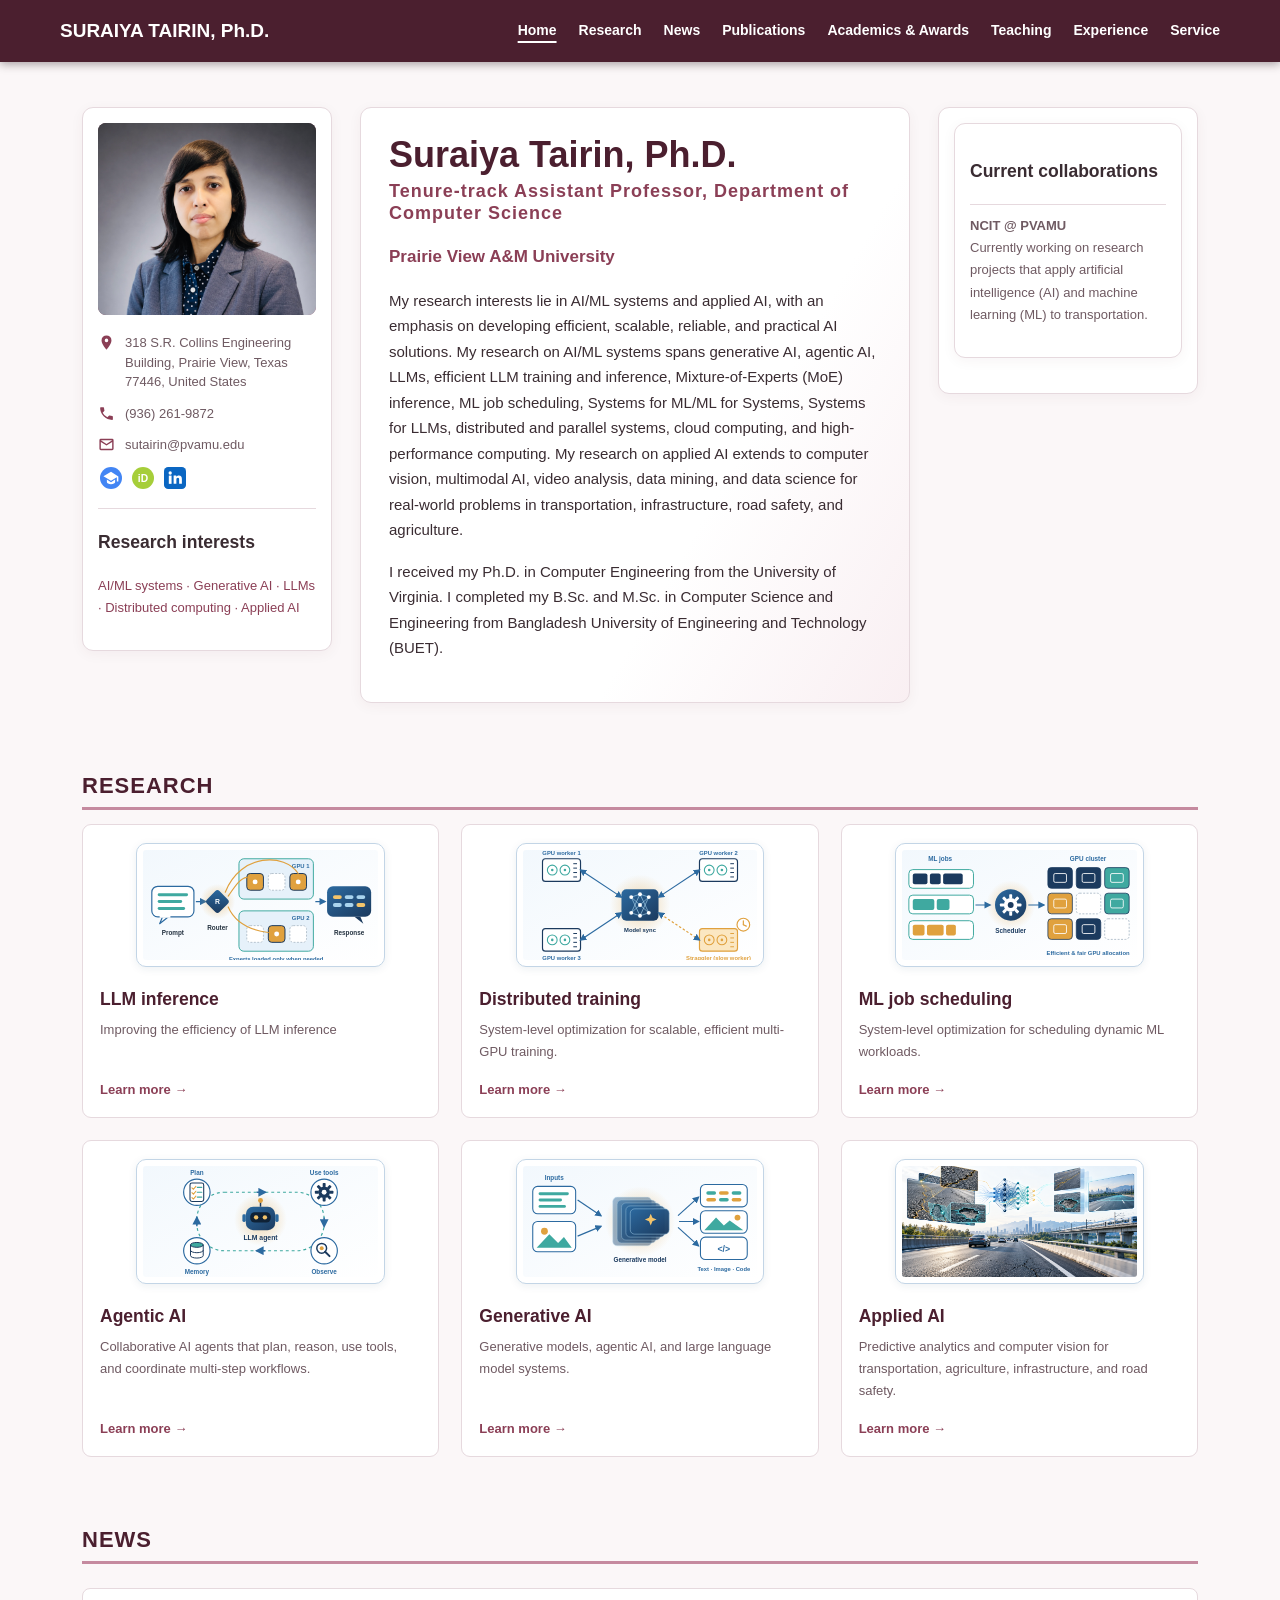
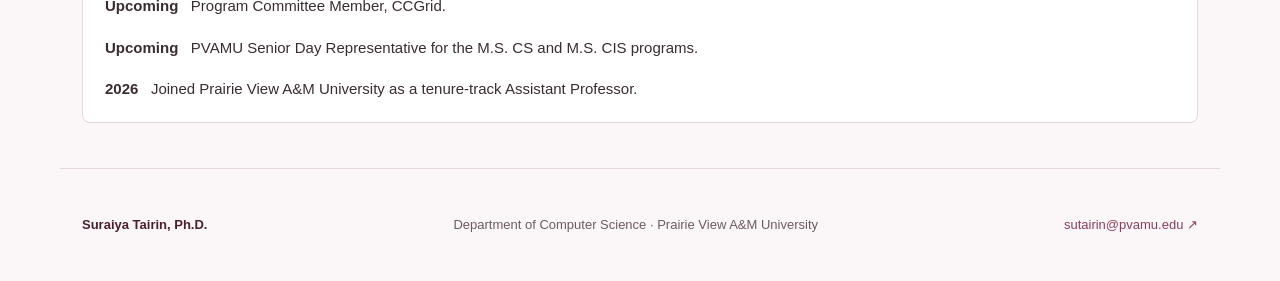
<file: index.html>
<!doctype html>
<html lang="en">
<head>
<meta charset="utf-8">
<meta name="viewport" content="width=device-width,initial-scale=1">
<title>Suraiya Tairin, Ph.D.</title>
<link rel="stylesheet" href="style.css">
</head>
<body>
<header>
  <a class="brand" href="index.html">SURAIYA TAIRIN, Ph.D.</a>
  <nav>
    <a href="index.html" class="active" aria-current="page">Home</a><a href="index.html#research">Research</a><a href="index.html#news">News</a><a href="publications.html">Publications</a><a href="academics.html">Academics &amp; Awards</a><a href="teaching.html">Teaching</a><a href="experience.html">Experience</a><a href="service.html">Service</a>
  </nav>
</header>

<main>

<section id="about" class="about">
  <aside>
    <img class="portrait" src="img/suraiya-tairin.jpg" alt="Portrait of Suraiya Tairin">
    <ul class="contact">
      <li><svg viewBox="0 0 24 24" aria-hidden="true"><path d="M12 2a7 7 0 0 0-7 7c0 5.2 7 13 7 13s7-7.8 7-13a7 7 0 0 0-7-7zm0 9.5A2.5 2.5 0 1 1 12 6.5a2.5 2.5 0 0 1 0 5z"/></svg><span>318 S.R. Collins Engineering Building, Prairie View, Texas 77446, United States</span></li>
      <li><svg viewBox="0 0 24 24" aria-hidden="true"><path d="M6.6 10.8a15.1 15.1 0 0 0 6.6 6.6l2.2-2.2a1 1 0 0 1 1-.25 11.4 11.4 0 0 0 3.6.57 1 1 0 0 1 1 1V20a1 1 0 0 1-1 1A17 17 0 0 1 3 4a1 1 0 0 1 1-1h3.5a1 1 0 0 1 1 1c0 1.25.2 2.45.57 3.57a1 1 0 0 1-.25 1z"/></svg><a href="tel:+19362619872">(936) 261-9872</a></li>
      <li><svg viewBox="0 0 24 24" aria-hidden="true"><path d="M4 4h16a2 2 0 0 1 2 2v12a2 2 0 0 1-2 2H4a2 2 0 0 1-2-2V6a2 2 0 0 1 2-2zm8 7.2L20 6H4l8 5.2zM4 8.3V18h16V8.3l-8 5.2-8-5.2z"/></svg><a href="mailto:sutairin@pvamu.edu">sutairin@pvamu.edu</a></li>
    </ul>
    <div class="profile-links">
      <a href="https://scholar.google.com/citations?user=DDfgxkUAAAAJ&amp;hl=en" title="Google Scholar" aria-label="Google Scholar"><svg width="22" height="22" viewBox="0 0 32 32" aria-hidden="true"><circle cx="16" cy="16" r="16" fill="#4285F4"/><path d="M16 7 5 13.5l11 6.5 8.5-5v6h2.2v-7.3z" fill="#fff"/><path d="M10 18.3v3.4c0 1.8 2.7 3.3 6 3.3s6-1.5 6-3.3v-3.4L16 22z" fill="#fff"/></svg></a>
      <a href="https://orcid.org/0009-0004-1946-5235" title="ORCID" aria-label="ORCID"><svg width="22" height="22" viewBox="0 0 32 32" aria-hidden="true"><circle cx="16" cy="16" r="16" fill="#A6CE39"/><text x="16" y="21.5" text-anchor="middle" font-family="Arial, Helvetica, sans-serif" font-size="15" font-weight="700" fill="#fff">iD</text></svg></a>
      <a href="https://www.linkedin.com/in/suraiya-tairin-5416482b3" title="LinkedIn" aria-label="LinkedIn"><svg width="22" height="22" viewBox="0 0 32 32" aria-hidden="true"><rect width="32" height="32" rx="6" fill="#0A66C2"/><rect x="7" y="12.5" width="4" height="12" fill="#fff"/><circle cx="9" cy="8.7" r="2.4" fill="#fff"/><path d="M14 12.5h3.8v1.7c.6-1.1 2-2 3.9-2 3.2 0 4.3 2 4.3 5.1v7.2h-4v-6.3c0-1.5-.3-2.6-1.8-2.6s-2.2 1.1-2.2 2.6v6.3h-4z" fill="#fff"/></svg></a>
    </div>
    <hr>
    <h3>Research interests</h3>
    <p class="tags">AI/ML systems · Generative AI · LLMs · Distributed computing · Applied AI</p>
  </aside>
  <article class="bio">
    <h1>Suraiya Tairin, Ph.D.</h1>
    <h2>Tenure-track Assistant Professor, Department of Computer Science</h2>
    <p class="blue">Prairie View A&amp;M University</p>
    <p>My research interests lie in AI/ML systems and applied AI, with an emphasis on developing efficient, scalable, reliable, and practical AI solutions. My research on AI/ML systems spans generative AI, agentic AI, LLMs, efficient LLM training and inference, Mixture-of-Experts (MoE) inference, ML job scheduling, Systems for ML/ML for Systems, Systems for LLMs, distributed and parallel systems, cloud computing, and high-performance computing. My research on applied AI extends to computer vision, multimodal AI, video analysis, data mining, and data science for real-world problems in transportation, infrastructure, road safety, and agriculture.</p>
    <p>I received my Ph.D. in Computer Engineering from the University of Virginia. I completed my B.Sc. and M.Sc. in Computer Science and Engineering from Bangladesh University of Engineering and Technology (BUET).</p>
  </article>
  <aside>
    <div class="panel">
      <h3>Current collaborations</h3>
      <p><b>NCIT @ PVAMU</b><br>Currently working on research projects that apply artificial intelligence (AI) and machine learning (ML) to transportation.</p>
    </div>
  </aside>
</section>

<section id="research">
  <h2>RESEARCH</h2>
  <p class="hint"> </p>
  <div class="grid">

    <button class="card" type="button">
      <img src="img/llm-inference.svg" alt="Mixture-of-Experts LLM inference: a router sends a prompt to a few active experts across two GPUs">
      <h3>LLM inference</h3>
      <p>Improving the efficiency of LLM inference</p>
      <span class="more-link">Learn more →</span>
      <div class="more" hidden>
        <p>Improving the efficiency, scalability, and reliability of LLM inference by optimizing multiple system-level factors, including resource, cluster, scheduling, communication, and deployment efficiency.</p>
      </div>
    </button>

    <button class="card" type="button">
      <img src="img/distributed-training.svg" alt="Distributed training: GPU workers synchronize a model while a slow straggler worker is detected">
      <h3>Distributed training</h3>
      <p>System-level optimization for scalable, efficient multi-GPU training.</p>
      <span class="more-link">Learn more →</span>
      <div class="more" hidden>
        <p>Accelerating distributed deep learning training on multi-GPU clusters by optimizing system-level factors such as resource allocation, scheduling, communication, and synchronization — including the detection and mitigation of slow workers (stragglers).</p>
      </div>
    </button>

    <button class="card" type="button">
      <img src="img/ml-job-scheduling.svg" alt="ML job scheduling: queued jobs pass through a scheduler onto a GPU cluster">
      <h3>ML job scheduling</h3>
      <p>System-level optimization for scheduling dynamic ML workloads.</p>
      <span class="more-link">Learn more →</span>
      <div class="more" hidden>
        <p>Scheduling ML training jobs on GPU clusters by optimizing system-level factors such as resource allocation, cluster heterogeneity, workload characteristics, and scheduling policy, so that jobs run efficiently and fairly as resource availability changes.</p>
      </div>
    </button>

    <button class="card" type="button">
      <img src="img/agentic-ai.svg" alt="Agentic AI: an LLM agent loops through planning, using tools, observing and memory">
      <h3>Agentic AI</h3>
      <p>Collaborative AI agents that plan, reason, use tools, and coordinate multi-step workflows.</p>
      <span class="more-link">Learn more →</span>
      <div class="more" hidden>
        <p>LLM-based agents that plan, reason, use tools, and coordinate multi-step workflows, with a focus on making them efficient and reliable.</p>
      </div>
    </button>

    <button class="card" type="button">
      <img src="img/generative-ai.svg" alt="Generative AI: text and image inputs go into a generative model that produces text, images and code">
      <h3>Generative AI</h3>
      <p>Generative models, agentic AI, and large language model systems.</p>
      <span class="more-link">Learn more →</span>
      <div class="more" hidden>
        <p>Efficient training and serving of generative AI models, including LLMs and vision-language models, on GPUs.</p>
      </div>
    </button>

    <button class="card" type="button">
      <img src="img/transport.png" alt="Concept illustration of applied AI for transportation">
      <h3>Applied AI</h3>
      <p>Predictive analytics and computer vision for transportation, agriculture, infrastructure, and road safety.</p>
      <span class="more-link">Learn more →</span>
      <div class="more" hidden>
        <p>Computer vision, multimodal AI, and data science for real-world problems, such as pavement distress and rail fault detection in transportation.</p>
      </div>
    </button>

  </div>
</section>

<dialog id="research-dialog" aria-labelledby="dialog-title">
  <button class="close" type="button" aria-label="Close">×</button>
  <img id="dialog-img" alt="">
  <div class="dialog-body">
    <h3 id="dialog-title"></h3>
    <div id="dialog-text"></div>
  </div>
</dialog>

<section id="news">
  <h2>NEWS</h2>
  <div class="box">
    <p><b>Upcoming</b> &nbsp; Program Committee Member, CCGrid.</p>
    <p><b>Upcoming</b> &nbsp; PVAMU Senior Day Representative for the M.S. CS and M.S. CIS programs.</p>
    <p><b>2026</b> &nbsp; Joined Prairie View A&amp;M University as a tenure-track Assistant Professor.</p>
  </div>
</section>

</main>

<footer>
  <b>Suraiya Tairin, Ph.D.</b>
  <span>Department of Computer Science · Prairie View A&amp;M University</span>
  <a href="mailto:sutairin@pvamu.edu">sutairin@pvamu.edu ↗</a>
</footer>
<script>
  (function () {
    var dialog = document.getElementById('research-dialog');
    if (!dialog || typeof dialog.showModal !== 'function') return;
    var img = document.getElementById('dialog-img');
    var title = document.getElementById('dialog-title');
    var text = document.getElementById('dialog-text');
    document.querySelectorAll('#research .card').forEach(function (card) {
      card.addEventListener('click', function () {
        var pic = card.querySelector('img');
        img.src = pic.src;
        img.alt = pic.alt;
        title.textContent = card.querySelector('h3').textContent;
        text.innerHTML = card.querySelector('.more').innerHTML;
        dialog.showModal();
      });
    });
    dialog.querySelector('.close').addEventListener('click', function () { dialog.close(); });
    dialog.addEventListener('click', function (e) { if (e.target === dialog) dialog.close(); });
  })();
</script>
</body>
</html>
</file>
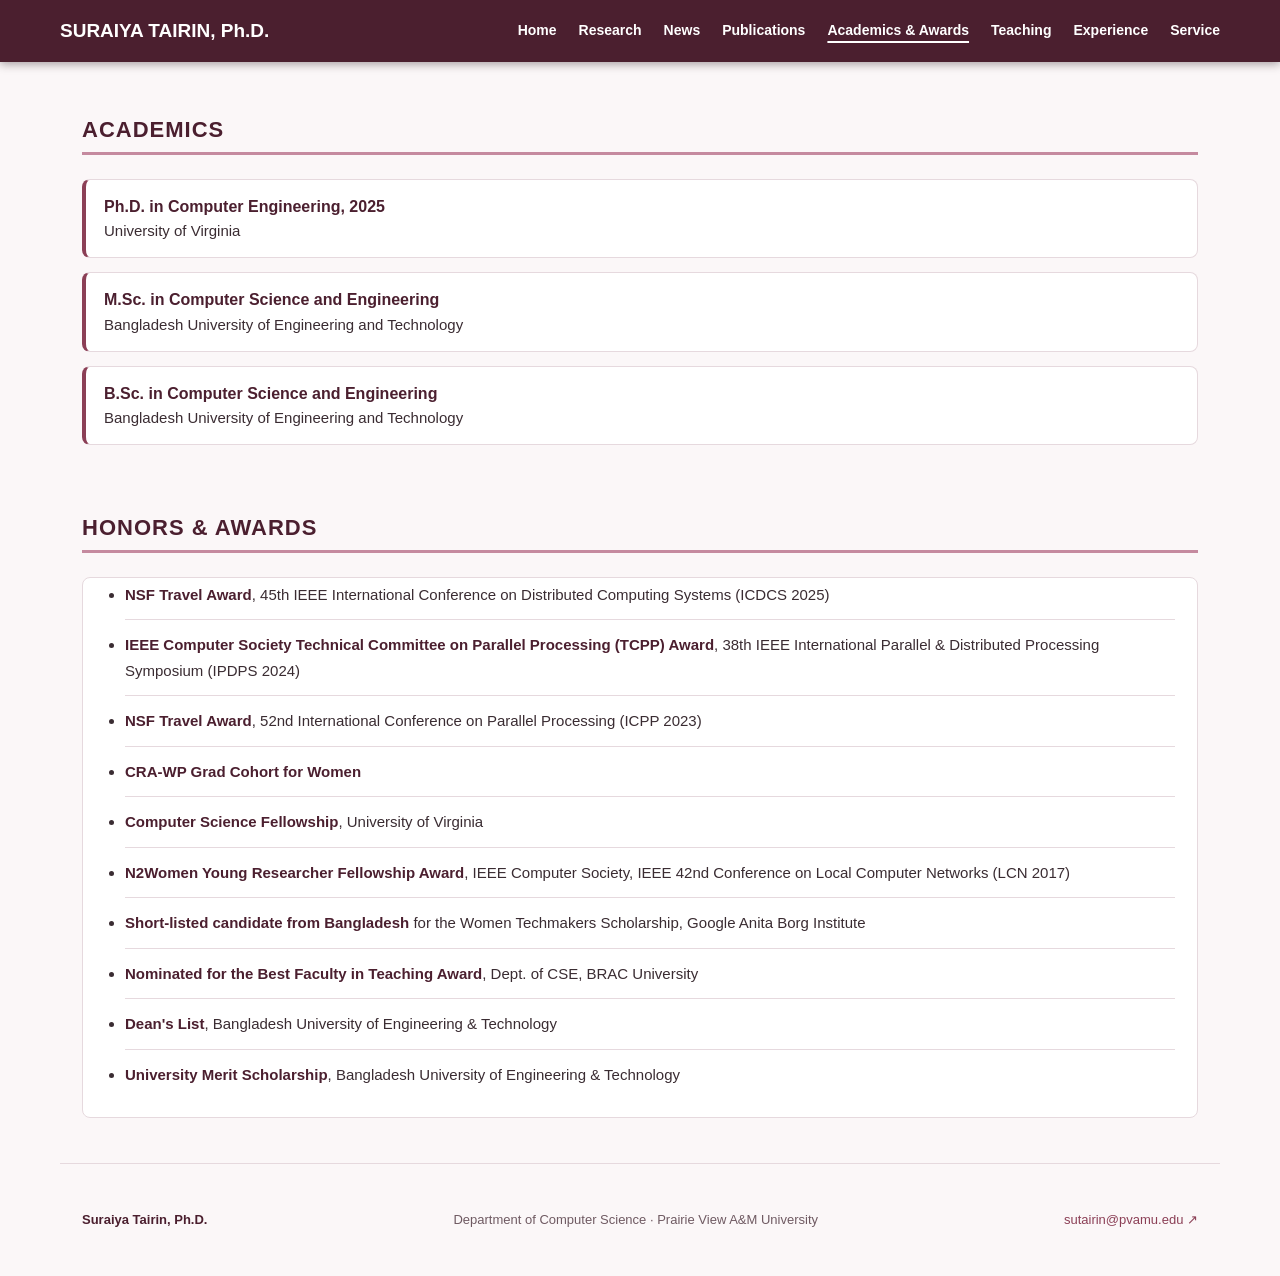
<file: academics.html>
<!doctype html>
<html lang="en">
<head>
<meta charset="utf-8">
<meta name="viewport" content="width=device-width,initial-scale=1">
<title>Academics &amp; Awards | Suraiya Tairin</title>
<link rel="stylesheet" href="style.css">
</head>
<body>
<header>
  <a class="brand" href="index.html">SURAIYA TAIRIN, Ph.D.</a>
  <nav>
    <a href="index.html">Home</a><a href="index.html#research">Research</a><a href="index.html#news">News</a><a href="publications.html">Publications</a><a href="academics.html" class="active" aria-current="page">Academics &amp; Awards</a><a href="teaching.html">Teaching</a><a href="experience.html">Experience</a><a href="service.html">Service</a>
  </nav>
</header>

<main class="subpage">

<section id="academics">
  <h2>ACADEMICS</h2>
  <ul class="degrees">
    <li><b>Ph.D. in Computer Engineering, 2025</b><br>University of Virginia</li>
    <li><b>M.Sc. in Computer Science and Engineering</b><br>Bangladesh University of Engineering and Technology</li>
    <li><b>B.Sc. in Computer Science and Engineering</b><br>Bangladesh University of Engineering and Technology</li>
  </ul>
</section>

<section id="awards">
  <h2>HONORS &amp; AWARDS</h2>
  <div class="box">
    <ul class="awards">
      <li><b>NSF Travel Award</b>, 45th IEEE International Conference on Distributed Computing Systems (ICDCS 2025)</li>
      <li><b>IEEE Computer Society Technical Committee on Parallel Processing (TCPP) Award</b>, 38th IEEE International Parallel &amp; Distributed Processing Symposium (IPDPS 2024)</li>
      <li><b>NSF Travel Award</b>, 52nd International Conference on Parallel Processing (ICPP 2023)</li>
      <li><b>CRA-WP Grad Cohort for Women</b></li>
      <li><b>Computer Science Fellowship</b>, University of Virginia</li>
      <li><b>N2Women Young Researcher Fellowship Award</b>, IEEE Computer Society, IEEE 42nd Conference on Local Computer Networks (LCN 2017)</li>
      <li><b>Short-listed candidate from Bangladesh</b> for the Women Techmakers Scholarship, Google Anita Borg Institute</li>
      <li><b>Nominated for the Best Faculty in Teaching Award</b>, Dept. of CSE, BRAC University</li>
      <li><b>Dean's List</b>, Bangladesh University of Engineering &amp; Technology</li>
      <li><b>University Merit Scholarship</b>, Bangladesh University of Engineering &amp; Technology</li>
    </ul>
  </div>
</section>

</main>

<footer>
  <b>Suraiya Tairin, Ph.D.</b>
  <span>Department of Computer Science · Prairie View A&amp;M University</span>
  <a href="mailto:sutairin@pvamu.edu">sutairin@pvamu.edu ↗</a>
</footer>

</body>
</html>
</file>
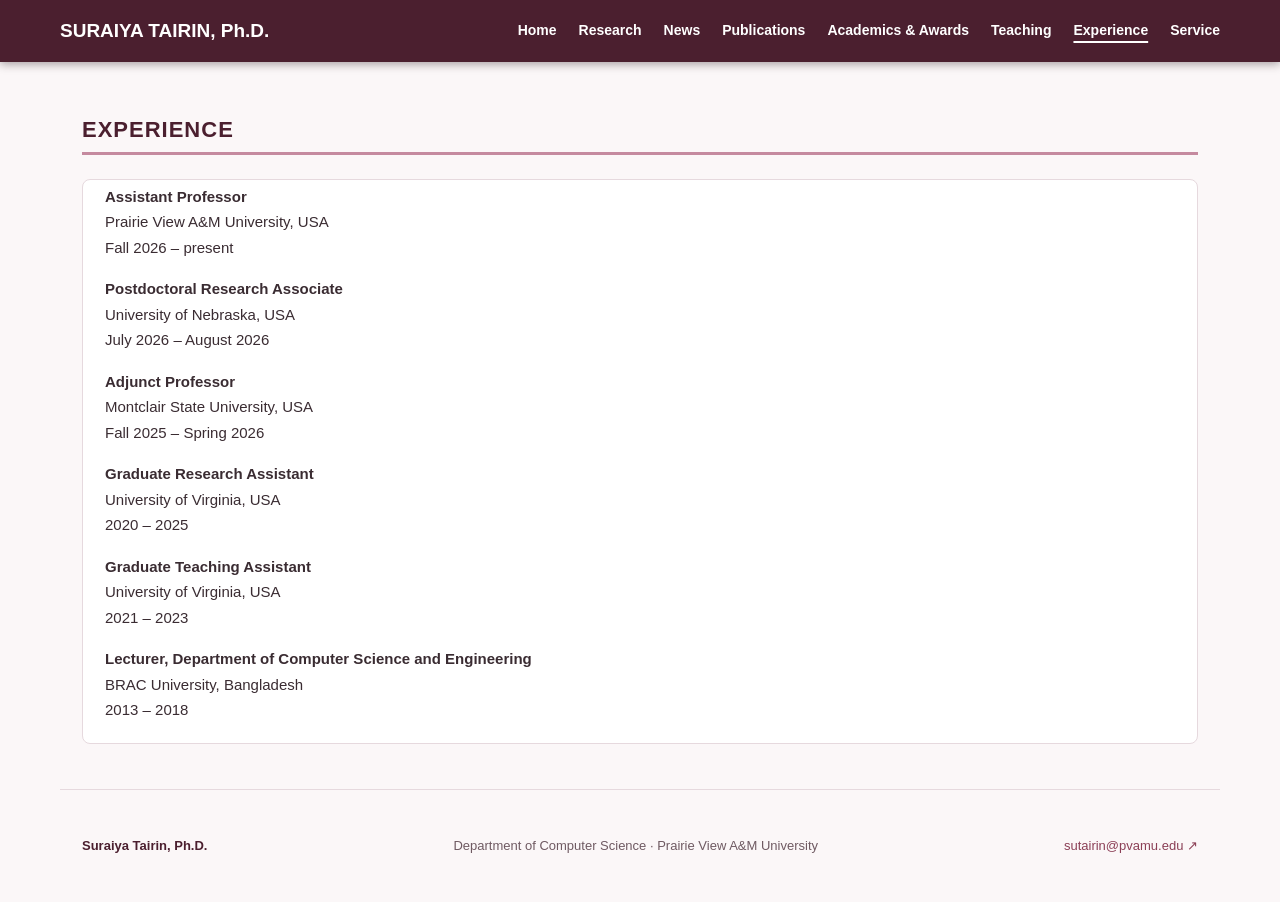
<file: experience.html>
<!doctype html>
<html lang="en">
<head>
<meta charset="utf-8">
<meta name="viewport" content="width=device-width,initial-scale=1">
<title>Experience | Suraiya Tairin</title>
<link rel="stylesheet" href="style.css">
</head>
<body>
<header>
  <a class="brand" href="index.html">SURAIYA TAIRIN, Ph.D.</a>
  <nav>
    <a href="index.html">Home</a><a href="index.html#research">Research</a><a href="index.html#news">News</a><a href="publications.html">Publications</a><a href="academics.html">Academics &amp; Awards</a><a href="teaching.html">Teaching</a><a href="experience.html" class="active" aria-current="page">Experience</a><a href="service.html">Service</a>
  </nav>
</header>

<main class="subpage">

<section id="experience">
  <h2>EXPERIENCE</h2>
  <div class="box">
    <p><b>Assistant Professor</b><br>Prairie View A&amp;M University, USA<br>Fall 2026 – present</p>
    <p><b>Postdoctoral Research Associate</b><br>University of Nebraska, USA<br>July 2026 – August 2026</p>
    <p><b>Adjunct Professor</b><br>Montclair State University, USA<br>Fall 2025 – Spring 2026</p>
    <p><b>Graduate Research Assistant</b><br>University of Virginia, USA<br>2020 – 2025</p>
    <p><b>Graduate Teaching Assistant</b><br>University of Virginia, USA<br>2021 – 2023</p>
    <p><b>Lecturer, Department of Computer Science and Engineering</b><br>BRAC University, Bangladesh<br>2013 – 2018</p>
  </div>
</section>

</main>

<footer>
  <b>Suraiya Tairin, Ph.D.</b>
  <span>Department of Computer Science · Prairie View A&amp;M University</span>
  <a href="mailto:sutairin@pvamu.edu">sutairin@pvamu.edu ↗</a>
</footer>

</body>
</html>
</file>
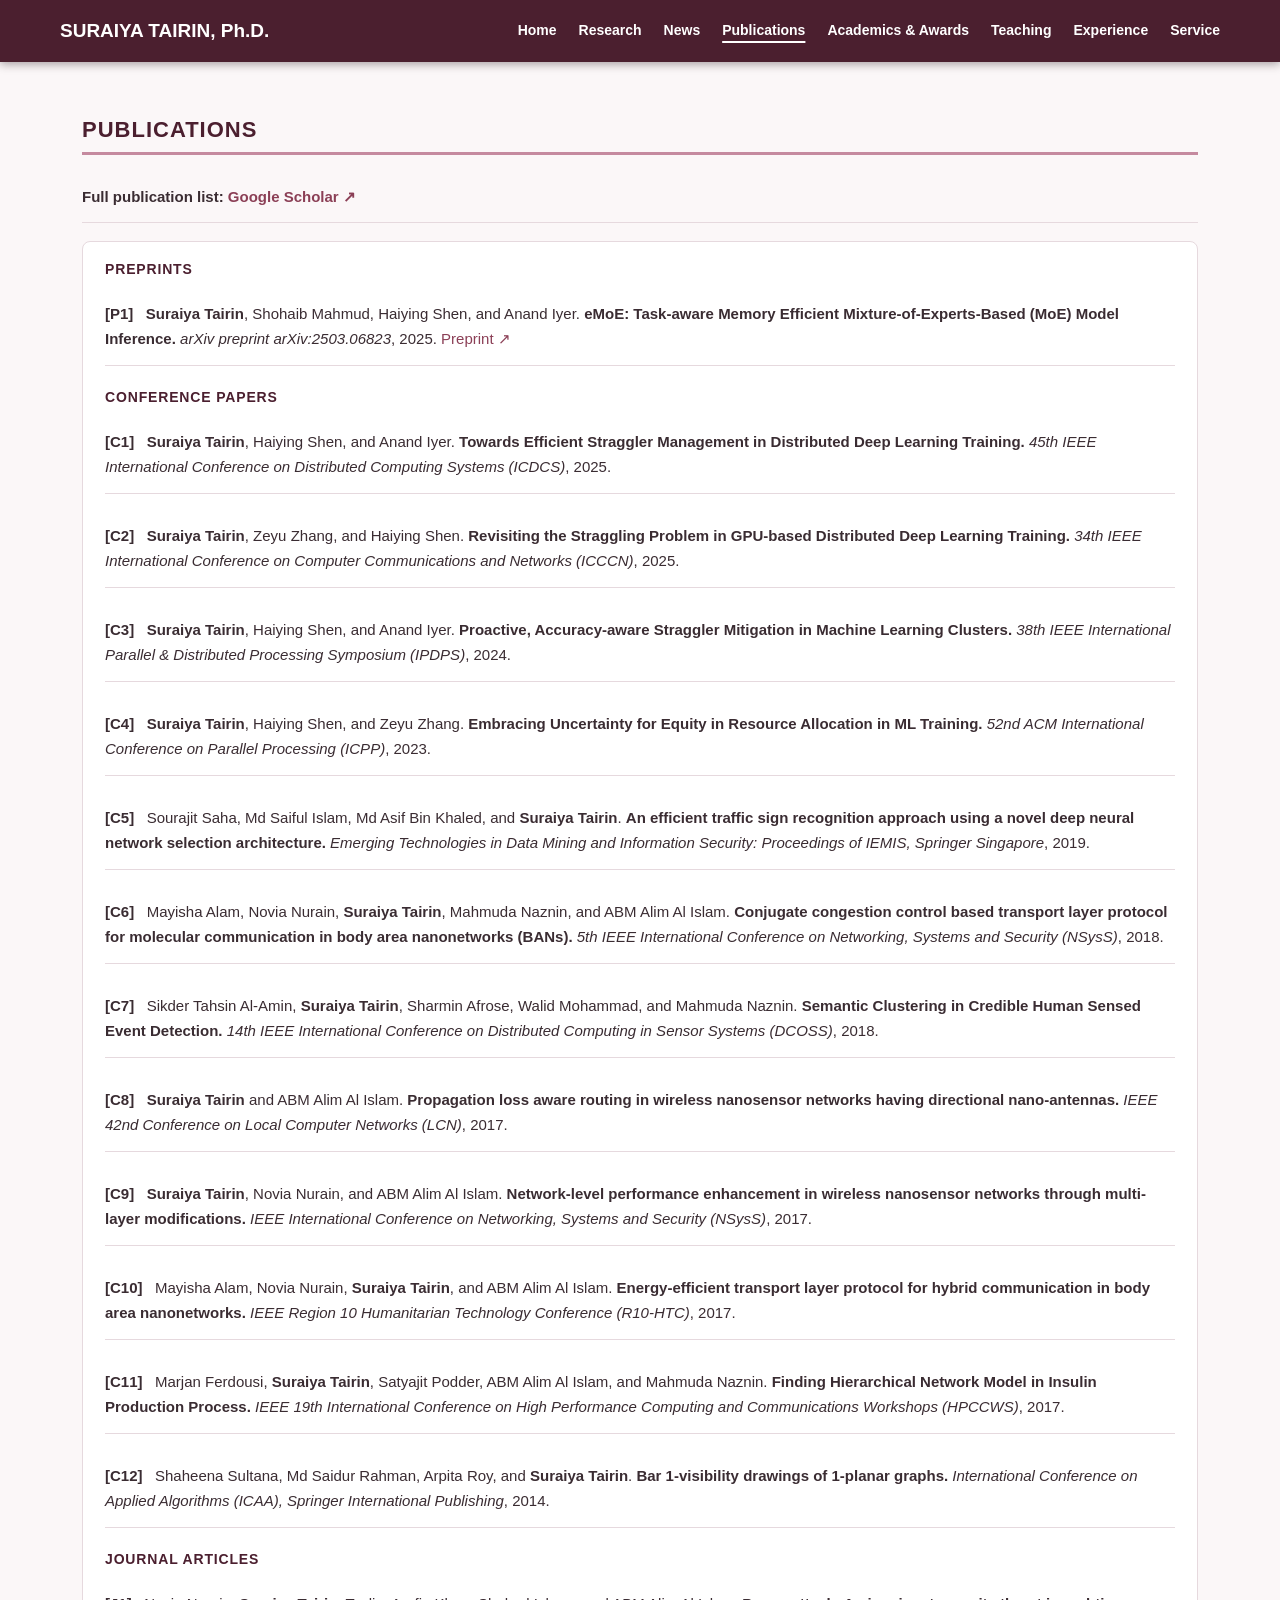
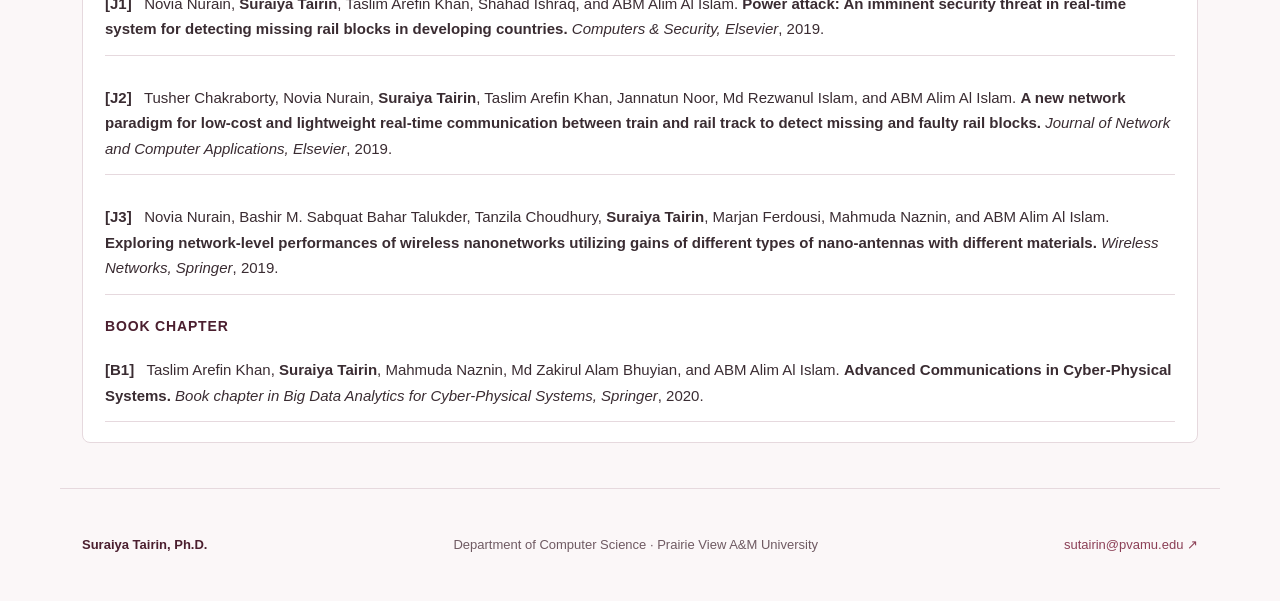
<file: publications.html>
<!doctype html>
<html lang="en">
<head>
<meta charset="utf-8">
<meta name="viewport" content="width=device-width,initial-scale=1">
<title>Publications | Suraiya Tairin</title>
<link rel="stylesheet" href="style.css">
</head>
<body>
<header>
  <a class="brand" href="index.html">SURAIYA TAIRIN, Ph.D.</a>
  <nav>
    <a href="index.html">Home</a><a href="index.html#research">Research</a><a href="index.html#news">News</a><a href="publications.html" class="active" aria-current="page">Publications</a><a href="academics.html">Academics &amp; Awards</a><a href="teaching.html">Teaching</a><a href="experience.html">Experience</a><a href="service.html">Service</a>
  </nav>
</header>

<main class="subpage">

<section id="publications">
  <h2>PUBLICATIONS</h2>
  <p class="fulllist">Full publication list: <a href="https://scholar.google.com/citations?user=DDfgxkUAAAAJ&amp;hl=en">Google Scholar ↗</a></p>
  <div class="box">
    <h3>Preprints</h3>
    <p><b>[P1]</b> &nbsp; <b>Suraiya Tairin</b>, Shohaib Mahmud, Haiying Shen, and Anand Iyer. <strong>eMoE: Task-aware Memory Efficient Mixture-of-Experts-Based (MoE) Model Inference.</strong> <em>arXiv preprint arXiv:2503.06823</em>, 2025. <a href="https://arxiv.org/abs/2503.06823">Preprint ↗</a></p>
    <h3>Conference Papers</h3>
    <p><b>[C1]</b> &nbsp; <b>Suraiya Tairin</b>, Haiying Shen, and Anand Iyer. <strong>Towards Efficient Straggler Management in Distributed Deep Learning Training.</strong> <em>45th IEEE International Conference on Distributed Computing Systems (ICDCS)</em>, 2025.</p>
    <p><b>[C2]</b> &nbsp; <b>Suraiya Tairin</b>, Zeyu Zhang, and Haiying Shen. <strong>Revisiting the Straggling Problem in GPU-based Distributed Deep Learning Training.</strong> <em>34th IEEE International Conference on Computer Communications and Networks (ICCCN)</em>, 2025.</p>
    <p><b>[C3]</b> &nbsp; <b>Suraiya Tairin</b>, Haiying Shen, and Anand Iyer. <strong>Proactive, Accuracy-aware Straggler Mitigation in Machine Learning Clusters.</strong> <em>38th IEEE International Parallel &amp; Distributed Processing Symposium (IPDPS)</em>, 2024.</p>
    <p><b>[C4]</b> &nbsp; <b>Suraiya Tairin</b>, Haiying Shen, and Zeyu Zhang. <strong>Embracing Uncertainty for Equity in Resource Allocation in ML Training.</strong> <em>52nd ACM International Conference on Parallel Processing (ICPP)</em>, 2023.</p>
    <p><b>[C5]</b> &nbsp; Sourajit Saha, Md Saiful Islam, Md Asif Bin Khaled, and <b>Suraiya Tairin</b>. <strong>An efficient traffic sign recognition approach using a novel deep neural network selection architecture.</strong> <em>Emerging Technologies in Data Mining and Information Security: Proceedings of IEMIS, Springer Singapore</em>, 2019.</p>
    <p><b>[C6]</b> &nbsp; Mayisha Alam, Novia Nurain, <b>Suraiya Tairin</b>, Mahmuda Naznin, and ABM Alim Al Islam. <strong>Conjugate congestion control based transport layer protocol for molecular communication in body area nanonetworks (BANs).</strong> <em>5th IEEE International Conference on Networking, Systems and Security (NSysS)</em>, 2018.</p>
    <p><b>[C7]</b> &nbsp; Sikder Tahsin Al-Amin, <b>Suraiya Tairin</b>, Sharmin Afrose, Walid Mohammad, and Mahmuda Naznin. <strong>Semantic Clustering in Credible Human Sensed Event Detection.</strong> <em>14th IEEE International Conference on Distributed Computing in Sensor Systems (DCOSS)</em>, 2018.</p>
    <p><b>[C8]</b> &nbsp; <b>Suraiya Tairin</b> and ABM Alim Al Islam. <strong>Propagation loss aware routing in wireless nanosensor networks having directional nano-antennas.</strong> <em>IEEE 42nd Conference on Local Computer Networks (LCN)</em>, 2017.</p>
    <p><b>[C9]</b> &nbsp; <b>Suraiya Tairin</b>, Novia Nurain, and ABM Alim Al Islam. <strong>Network-level performance enhancement in wireless nanosensor networks through multi-layer modifications.</strong> <em>IEEE International Conference on Networking, Systems and Security (NSysS)</em>, 2017.</p>
    <p><b>[C10]</b> &nbsp; Mayisha Alam, Novia Nurain, <b>Suraiya Tairin</b>, and ABM Alim Al Islam. <strong>Energy-efficient transport layer protocol for hybrid communication in body area nanonetworks.</strong> <em>IEEE Region 10 Humanitarian Technology Conference (R10-HTC)</em>, 2017.</p>
    <p><b>[C11]</b> &nbsp; Marjan Ferdousi, <b>Suraiya Tairin</b>, Satyajit Podder, ABM Alim Al Islam, and Mahmuda Naznin. <strong>Finding Hierarchical Network Model in Insulin Production Process.</strong> <em>IEEE 19th International Conference on High Performance Computing and Communications Workshops (HPCCWS)</em>, 2017.</p>
    <p><b>[C12]</b> &nbsp; Shaheena Sultana, Md Saidur Rahman, Arpita Roy, and <b>Suraiya Tairin</b>. <strong>Bar 1-visibility drawings of 1-planar graphs.</strong> <em>International Conference on Applied Algorithms (ICAA), Springer International Publishing</em>, 2014.</p>
    <h3>Journal Articles</h3>
    <p><b>[J1]</b> &nbsp; Novia Nurain, <b>Suraiya Tairin</b>, Taslim Arefin Khan, Shahad Ishraq, and ABM Alim Al Islam. <strong>Power attack: An imminent security threat in real-time system for detecting missing rail blocks in developing countries.</strong> <em>Computers &amp; Security, Elsevier</em>, 2019.</p>
    <p><b>[J2]</b> &nbsp; Tusher Chakraborty, Novia Nurain, <b>Suraiya Tairin</b>, Taslim Arefin Khan, Jannatun Noor, Md Rezwanul Islam, and ABM Alim Al Islam. <strong>A new network paradigm for low-cost and lightweight real-time communication between train and rail track to detect missing and faulty rail blocks.</strong> <em>Journal of Network and Computer Applications, Elsevier</em>, 2019.</p>
    <p><b>[J3]</b> &nbsp; Novia Nurain, Bashir M. Sabquat Bahar Talukder, Tanzila Choudhury, <b>Suraiya Tairin</b>, Marjan Ferdousi, Mahmuda Naznin, and ABM Alim Al Islam. <strong>Exploring network-level performances of wireless nanonetworks utilizing gains of different types of nano-antennas with different materials.</strong> <em>Wireless Networks, Springer</em>, 2019.</p>
    <h3>Book Chapter</h3>
    <p><b>[B1]</b> &nbsp; Taslim Arefin Khan, <b>Suraiya Tairin</b>, Mahmuda Naznin, Md Zakirul Alam Bhuyian, and ABM Alim Al Islam. <strong>Advanced Communications in Cyber-Physical Systems.</strong> <em>Book chapter in Big Data Analytics for Cyber-Physical Systems, Springer</em>, 2020.</p>
  </div>
</section>

</main>

<footer>
  <b>Suraiya Tairin, Ph.D.</b>
  <span>Department of Computer Science · Prairie View A&amp;M University</span>
  <a href="mailto:sutairin@pvamu.edu">sutairin@pvamu.edu ↗</a>
</footer>

</body>
</html>
</file>
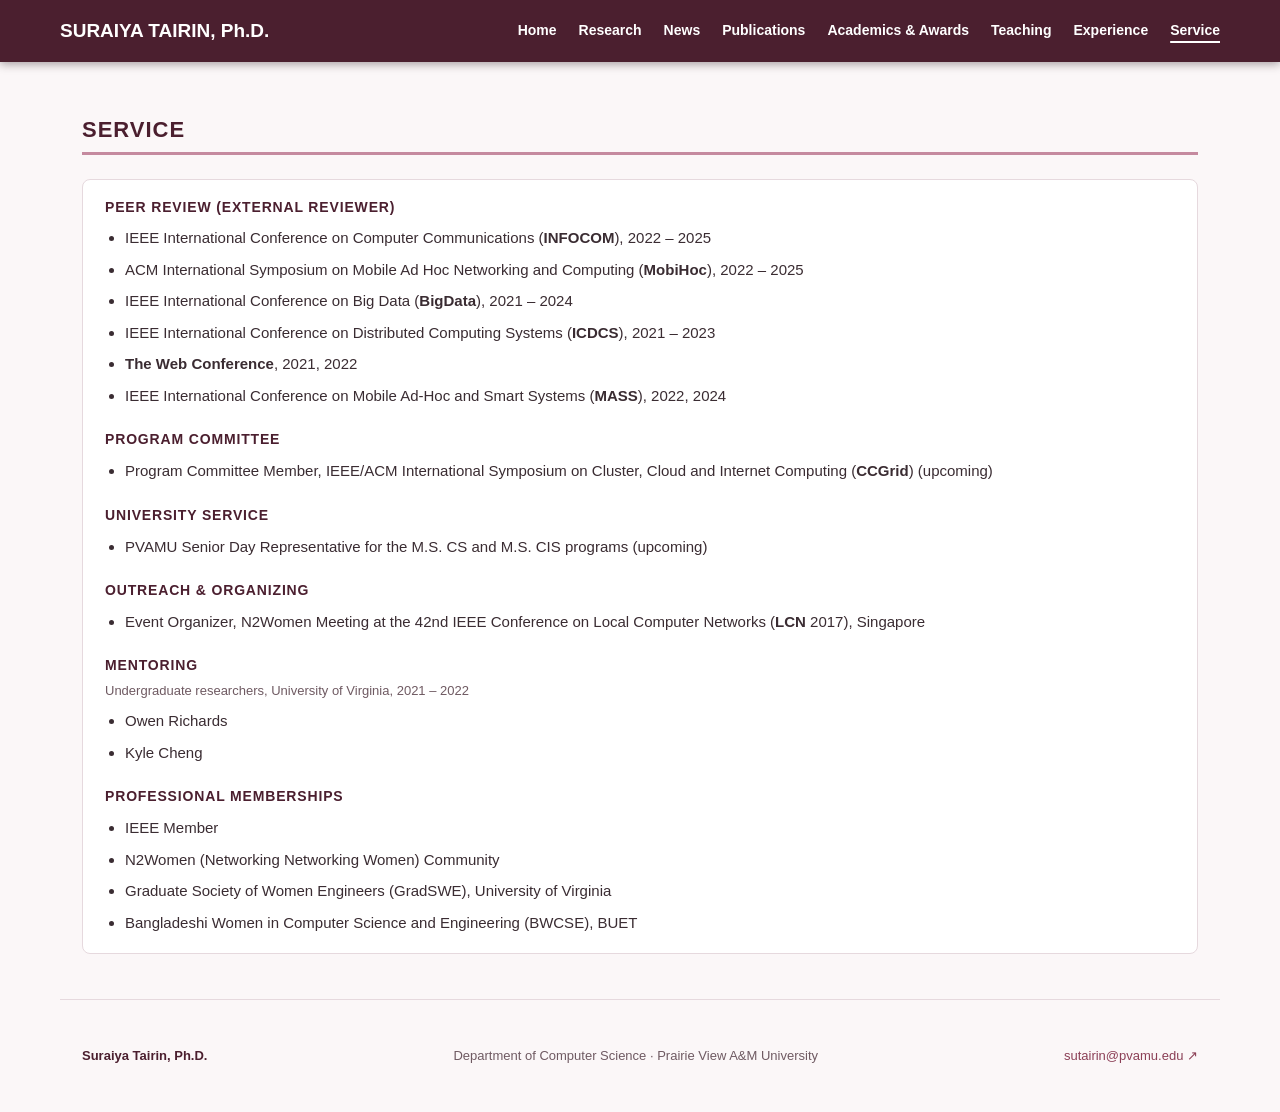
<file: service.html>
<!doctype html>
<html lang="en">
<head>
<meta charset="utf-8">
<meta name="viewport" content="width=device-width,initial-scale=1">
<title>Service | Suraiya Tairin</title>
<link rel="stylesheet" href="style.css">
</head>
<body>
<header>
  <a class="brand" href="index.html">SURAIYA TAIRIN, Ph.D.</a>
  <nav>
    <a href="index.html">Home</a><a href="index.html#research">Research</a><a href="index.html#news">News</a><a href="publications.html">Publications</a><a href="academics.html">Academics &amp; Awards</a><a href="teaching.html">Teaching</a><a href="experience.html">Experience</a><a href="service.html" class="active" aria-current="page">Service</a>
  </nav>
</header>

<main class="subpage">

<section id="service">
  <h2>SERVICE</h2>
  <div class="box">
    <h3>Peer Review (External reviewer)</h3>
    <ul>
      <li>IEEE International Conference on Computer Communications (<b>INFOCOM</b>), 2022 &ndash; 2025</li>
      <li>ACM International Symposium on Mobile Ad Hoc Networking and Computing (<b>MobiHoc</b>), 2022 &ndash; 2025</li>
      <li>IEEE International Conference on Big Data (<b>BigData</b>), 2021 &ndash; 2024</li>
      <li>IEEE International Conference on Distributed Computing Systems (<b>ICDCS</b>), 2021 &ndash; 2023</li>
      <li><b>The Web Conference</b>, 2021, 2022</li>
      <li>IEEE International Conference on Mobile Ad-Hoc and Smart Systems (<b>MASS</b>), 2022, 2024</li>
    </ul>
    <h3>Program Committee</h3>
    <ul>
      <li>Program Committee Member, IEEE/ACM International Symposium on Cluster, Cloud and Internet Computing (<b>CCGrid</b>) (upcoming)</li>
    </ul>
    <h3>University Service</h3>
    <ul>
      <li>PVAMU Senior Day Representative for the M.S. CS and M.S. CIS programs (upcoming)</li>
    </ul>
    <h3>Outreach &amp; Organizing</h3>
    <ul>
      <li>Event Organizer, N2Women Meeting at the 42nd IEEE Conference on Local Computer Networks (<b>LCN</b> 2017), Singapore</li>
    </ul>
    <h3>Mentoring <span class="loc">Undergraduate researchers, University of Virginia, 2021 &ndash; 2022</span></h3>
    <ul>
      <li>Owen Richards</li>
      <li>Kyle Cheng</li>
    </ul>
    <h3>Professional Memberships</h3>
    <ul>
      <li>IEEE Member</li>
      <li>N2Women (Networking Networking Women) Community</li>
      <li>Graduate Society of Women Engineers (GradSWE), University of Virginia</li>
      <li>Bangladeshi Women in Computer Science and Engineering (BWCSE), BUET</li>
    </ul>
  </div>
</section>

</main>

<footer>
  <b>Suraiya Tairin, Ph.D.</b>
  <span>Department of Computer Science · Prairie View A&amp;M University</span>
  <a href="mailto:sutairin@pvamu.edu">sutairin@pvamu.edu ↗</a>
</footer>

</body>
</html>
</file>
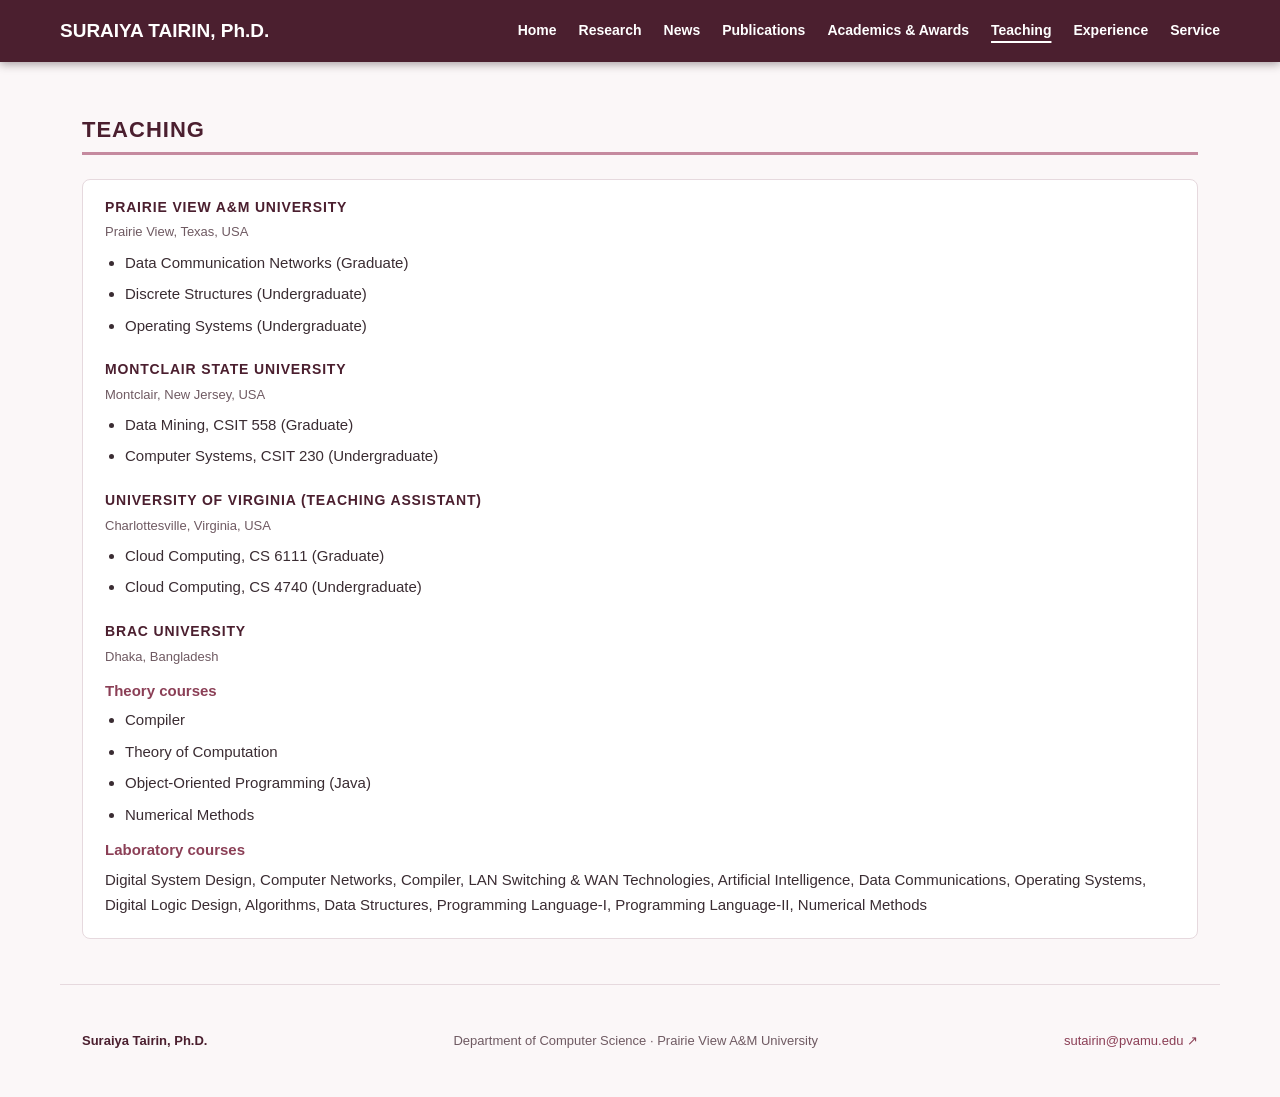
<file: teaching.html>
<!doctype html>
<html lang="en">
<head>
<meta charset="utf-8">
<meta name="viewport" content="width=device-width,initial-scale=1">
<title>Teaching | Suraiya Tairin</title>
<link rel="stylesheet" href="style.css">
</head>
<body>
<header>
  <a class="brand" href="index.html">SURAIYA TAIRIN, Ph.D.</a>
  <nav>
    <a href="index.html">Home</a><a href="index.html#research">Research</a><a href="index.html#news">News</a><a href="publications.html">Publications</a><a href="academics.html">Academics &amp; Awards</a><a href="teaching.html" class="active" aria-current="page">Teaching</a><a href="experience.html">Experience</a><a href="service.html">Service</a>
  </nav>
</header>

<main class="subpage">

<section id="teaching">
  <h2>TEACHING</h2>
  <div class="box teaching">
    <h3>Prairie View A&amp;M University <span class="loc">Prairie View, Texas, USA</span></h3>
    <ul>
      <li>Data Communication Networks (Graduate)</li>
      <li>Discrete Structures (Undergraduate)</li>
      <li>Operating Systems (Undergraduate)</li>
    </ul>
    <h3>Montclair State University <span class="loc">Montclair, New Jersey, USA</span></h3>
    <ul>
      <li>Data Mining, CSIT 558 (Graduate)</li>
      <li>Computer Systems, CSIT 230 (Undergraduate)</li>
    </ul>
    <h3>University of Virginia (Teaching Assistant) <span class="loc">Charlottesville, Virginia, USA</span></h3>
    <ul>
      <li>Cloud Computing, CS 6111 (Graduate)</li>
      <li>Cloud Computing, CS 4740 (Undergraduate)</li>
    </ul>
    <h3>BRAC University <span class="loc">Dhaka, Bangladesh</span></h3>
    <p class="sub">Theory courses</p>
    <ul>
      <li>Compiler</li>
      <li>Theory of Computation</li>
      <li>Object-Oriented Programming (Java)</li>
      <li>Numerical Methods</li>
    </ul>
    <p class="sub">Laboratory courses</p>
    <p>Digital System Design, Computer Networks, Compiler, LAN Switching &amp; WAN Technologies, Artificial Intelligence, Data Communications, Operating Systems, Digital Logic Design, Algorithms, Data Structures, Programming Language-I, Programming Language-II, Numerical Methods</p>
  </div>
</section>

</main>

<footer>
  <b>Suraiya Tairin, Ph.D.</b>
  <span>Department of Computer Science · Prairie View A&amp;M University</span>
  <a href="mailto:sutairin@pvamu.edu">sutairin@pvamu.edu ↗</a>
</footer>

</body>
</html>
</file>
<file: style.css>
:root{--navy:#4b1f2f;--blue:#8b3f56;--ink:#3a2c32;--line:#e6d9de;--bg:#fbf7f8}*{box-sizing:border-box}html{scroll-behavior:smooth}body{margin:0;background:var(--bg);color:var(--ink);font:15px/1.7 Arial,sans-serif}a{color:var(--blue);text-decoration:none}a:hover{text-decoration:underline}header{position:sticky;top:0;z-index:2;background:var(--navy);color:white;box-shadow:0 2px 9px #24101966}header{padding:15px calc((100% - 1160px)/2);display:flex;align-items:center;justify-content:space-between;gap:25px}header .brand{color:white;font-weight:700;font-size:19px;white-space:nowrap}header .brand:hover{text-decoration:none}nav{display:flex;gap:22px;flex-wrap:wrap}nav a{color:white;font-weight:600;font-size:14px}main,footer{max-width:1160px;margin:auto;padding:45px 22px}.about{display:grid;grid-template-columns:250px 1fr 260px;gap:28px;align-items:start}aside,.bio,.panel{background:white;border:1px solid var(--line);border-radius:11px;box-shadow:0 3px 14px #4b1f2f0c;padding:15px}.bio{padding:25px 28px;background:linear-gradient(120deg,#fff 65%,#f9eff2)}.portrait{display:block;width:100%;height:170px;border-radius:8px;background:linear-gradient(145deg,#4b1f2f,#a6647b);color:white;display:grid;place-items:center;font:72px Georgia;margin-bottom:18px}aside p,aside a{display:block;color:#6f5a62;font-size:13px;margin:0 0 10px}aside hr{border:0;border-top:1px solid var(--line);margin:19px 0}h1,h2{color:var(--navy);line-height:1.2}h1{font-size:36px;margin:0 0 5px}h2{font-size:22px;letter-spacing:1px;border-bottom:3px solid #c58a9f;padding-bottom:8px;margin:70px 0 24px}.bio h2{font-size:18px;color:var(--blue);border:0;margin:0 0 18px;padding:0}.blue{font-weight:700;color:var(--blue);font-size:17px}.tags{color:var(--blue);font-size:13px}.panel{margin-bottom:20px}.panel p{border-top:1px solid var(--line);padding-top:10px}.grid{display:grid;grid-template-columns:repeat(3,1fr);gap:22px}.grid .card{display:flex;flex-direction:column;width:100%;padding:0;margin:0;text-align:left;font:inherit;color:inherit;background:white;border:1px solid var(--line);border-radius:9px;overflow:hidden;cursor:pointer;transition:box-shadow .15s,transform .15s}.grid .card:hover,.grid .card:focus-visible{box-shadow:0 6px 18px #4b1f2f22;transform:translateY(-2px);outline:none}.grid .card:focus-visible{border-color:var(--blue)}.grid img{display:block;width:100%;aspect-ratio:2/1;height:auto;object-fit:cover}.grid h3,.grid p{padding:0 17px}.grid h3{color:var(--navy);margin:14px 0 4px}.grid p{color:#6f5a62;margin:0 0 16px;font-size:13px}section p{margin:0 0 16px}section#publications p{border-bottom:1px solid var(--line);padding:13px 0}ul{padding-left:20px}footer{border-top:1px solid var(--line);display:flex;justify-content:space-between;gap:20px;color:#6f5a62;font-size:13px}footer b{color:var(--navy)}@media(max-width:900px){.grid{grid-template-columns:repeat(2,1fr)}header{padding:15px 22px}.about{grid-template-columns:230px 1fr}.about>aside:last-child{grid-column:1/-1;display:grid;grid-template-columns:1fr 1fr;gap:18px}.about>aside:last-child .panel{margin:0}}@media(max-width:650px){header{align-items:flex-start;flex-direction:column}nav{gap:13px}.about{display:block}.about>aside{margin-bottom:20px}.about>aside:last-child{display:block}.grid{grid-template-columns:1fr}h1{font-size:30px}footer{display:block}footer>*{display:block;margin-bottom:8px}}

.box{padding:4px 22px;border:1px solid var(--line);border-radius:8px;background:#fff}
.hint{color:#6f5a62;font-size:13px;margin:-10px 0 18px}
.grid .more-link{display:block;margin-top:auto;padding:0 17px 16px;color:var(--blue);font-size:13px;font-weight:700}
dialog#research-dialog{width:min(760px,calc(100% - 32px));max-height:calc(100% - 48px);padding:0;border:0;border-radius:12px;color:var(--ink);background:white;box-shadow:0 18px 50px #24101966;overflow:auto}
dialog#research-dialog::backdrop{background:#24101999}
dialog#research-dialog img{display:block;width:100%;aspect-ratio:2/1;object-fit:cover;background:var(--bg)}
dialog#research-dialog .dialog-body{padding:22px 28px 26px}
dialog#research-dialog h3{color:var(--navy);font-size:22px;margin:0 0 12px}
dialog#research-dialog h4{color:var(--navy);margin:20px 0 6px;font-size:15px}
dialog#research-dialog p{margin:0 0 12px}
dialog#research-dialog li{margin-bottom:6px}
dialog#research-dialog .close{position:absolute;top:10px;right:12px;width:36px;height:36px;border:0;border-radius:50%;background:#ffffffe6;color:var(--navy);font-size:24px;line-height:1;cursor:pointer;box-shadow:0 2px 8px #24101933}
.box h3{color:var(--navy);font-size:14px;letter-spacing:.06em;text-transform:uppercase;margin:20px 0 6px}
.box h3:first-child{margin-top:12px}
.box ul{margin:0 0 14px}
.box li{margin-bottom:6px}
dialog#research-dialog li b{color:var(--navy)}
.degrees{list-style:none;padding:0;margin:0;display:grid;gap:14px}
.degrees li{background:#fff;border:1px solid var(--line);border-left:4px solid var(--blue);border-radius:8px;padding:14px 18px;line-height:1.6}
.degrees b{color:var(--navy);font-size:16px}
.degrees span{font-weight:700;color:var(--blue)}
.awards{margin:12px 0;padding-left:20px}
.awards li{margin-bottom:12px;padding-bottom:12px;border-bottom:1px solid var(--line)}
.awards li:last-child{border-bottom:0}
.awards b{color:var(--navy)}
.about .portrait{display:block;width:100%;height:auto;aspect-ratio:1337/1176;object-fit:cover;object-position:center top}
nav a.active{text-decoration:underline;text-underline-offset:6px;text-decoration-thickness:2px}
main.subpage section:first-child h2{margin-top:10px}
.fulllist{margin:-8px 0 18px;font-weight:700}
.teaching .sub{font-weight:700;color:var(--blue);margin:10px 0 4px}
.teaching ul{margin-bottom:10px}
.contact{list-style:none;padding:0;margin:0}
.contact li{display:flex;gap:10px;align-items:flex-start;margin:0 0 12px;font-size:13px;line-height:1.5;color:#6f5a62}
.contact svg{flex:0 0 17px;width:17px;height:17px;margin-top:1px;fill:var(--blue)}
.contact a{display:inline;margin:0;word-break:break-word}
section[id]{scroll-margin-top:82px}
@media(max-width:650px){header{position:static}section[id]{scroll-margin-top:12px}}
.interests-fig{display:block;width:100%;height:auto;margin:6px 0 4px;border-radius:10px;border:1px solid var(--line)}
.grid .card img{width:70%;margin:18px auto 4px;padding:6px;background:#fff;border:1.5px solid #c3d5e6;border-radius:10px;box-shadow:0 2px 8px #1b3a5e14}
.box h3 .loc{display:block;margin-top:2px;font-size:13px;font-weight:400;letter-spacing:0;text-transform:none;color:#6f5a62}
.panel h3.with-icon{display:flex;align-items:center;gap:8px}
.panel .h-icon{width:22px;height:22px;flex:0 0 22px;fill:var(--blue)}
.panel .sub-head{margin:0 0 4px}
.panel ul.people{margin:0 0 12px;padding-left:20px;font-size:13px;color:#6f5a62}
.panel ul.people li{margin-bottom:3px}
.profile-links{display:flex;gap:10px;margin:4px 0 2px 2px}
.profile-links a{display:inline-flex;margin:0;border-radius:6px;transition:transform .15s,box-shadow .15s}
.profile-links a:hover{transform:translateY(-2px);box-shadow:0 4px 10px #24101926}
.profile-links svg{width:22px;height:22px;display:block}
</file>
